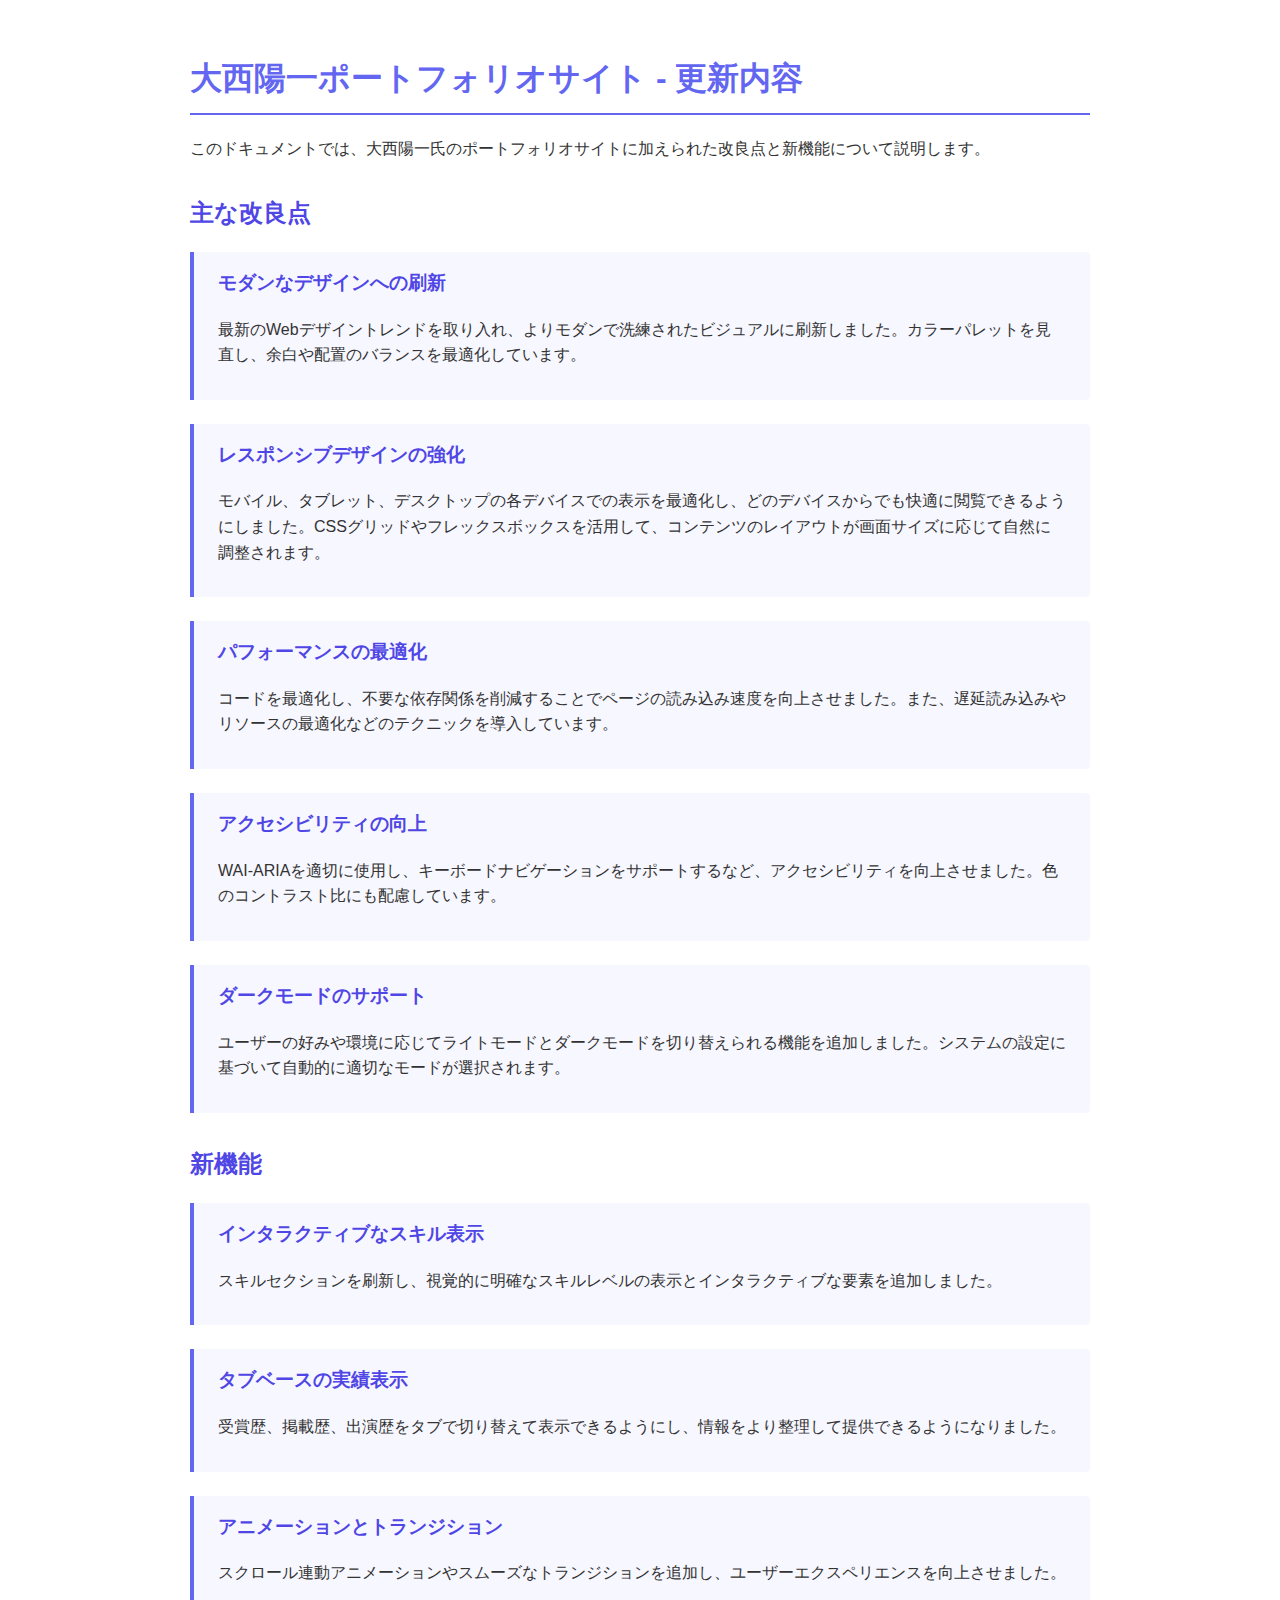
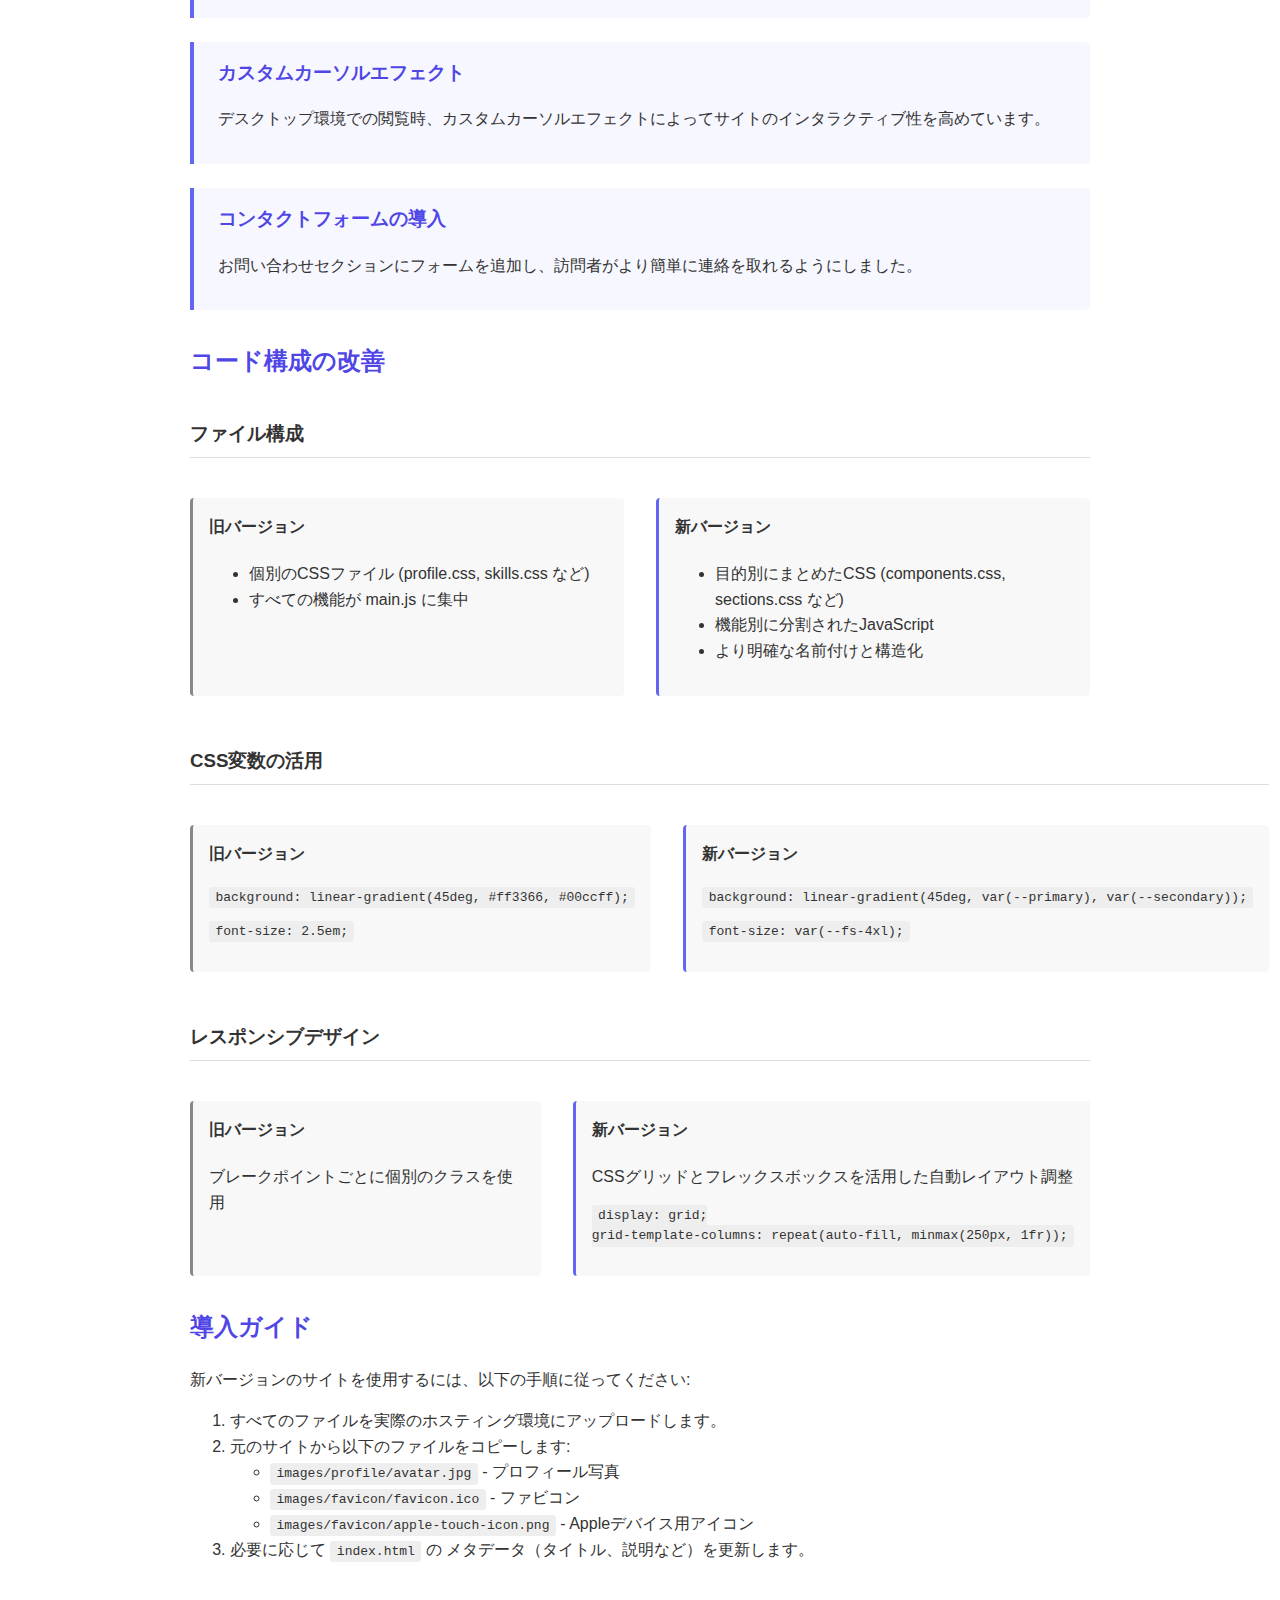
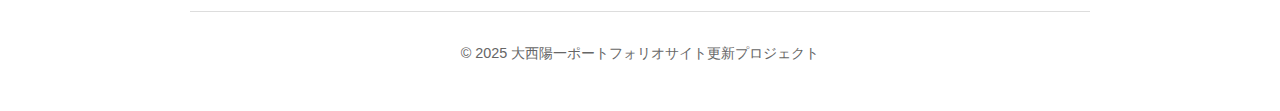
<file: UPDATES.html>
<!DOCTYPE html>
<html lang="ja">
<head>
    <meta charset="UTF-8">
    <meta name="viewport" content="width=device-width, initial-scale=1.0">
    <title>大西陽一ポートフォリオ - 更新内容</title>
    <!-- ファビコン -->
    <link rel="icon" href="data:image/svg+xml,<svg xmlns='http://www.w3.org/2000/svg' viewBox='0 0 100 100'><rect width='100' height='100' rx='20' fill='%231a1a1a'/><defs><linearGradient id='grad' x1='0%' y1='0%' x2='100%' y2='100%'><stop offset='0%' stop-color='%23ff3366'/><stop offset='100%' stop-color='%2300ccff'/></linearGradient></defs><g transform='translate(50,50)' text-anchor='middle' dominant-baseline='central'><text font-family='Arial, sans-serif' font-weight='bold' font-size='55' fill='url(%23grad)'>YO</text></g></svg>">
    <link rel="apple-touch-icon" href="images/favicon/apple-touch-icon.png">
    <link rel="shortcut icon" href="images/favicon/favicon.ico" type="image/x-icon">
    <style>
        body {
            font-family: 'Inter', 'Noto Sans JP', -apple-system, BlinkMacSystemFont, sans-serif;
            line-height: 1.6;
            color: #333;
            max-width: 900px;
            margin: 0 auto;
            padding: 2rem;
        }
        
        h1 {
            color: #6366f1;
            border-bottom: 2px solid #6366f1;
            padding-bottom: 0.5rem;
        }
        
        h2 {
            color: #4f46e5;
            margin-top: 2rem;
        }
        
        .feature {
            background: #f7f7ff;
            border-left: 4px solid #6366f1;
            padding: 1rem 1.5rem;
            margin-bottom: 1.5rem;
            border-radius: 0 4px 4px 0;
        }
        
        .feature h3 {
            margin-top: 0;
            color: #4f46e5;
        }
        
        .comparison {
            display: grid;
            grid-template-columns: 1fr 1fr;
            gap: 2rem;
            margin-bottom: 2rem;
        }
        
        .comparison h3 {
            grid-column: span 2;
            margin-bottom: 0.5rem;
            border-bottom: 1px solid #ddd;
            padding-bottom: 0.5rem;
        }
        
        .old, .new {
            background: #f8f8f8;
            padding: 1rem;
            border-radius: 4px;
        }
        
        .old h4, .new h4 {
            margin-top: 0;
        }
        
        .old {
            border-left: 3px solid #888;
        }
        
        .new {
            border-left: 3px solid #6366f1;
        }
        
        code {
            background: #eee;
            padding: 0.2rem 0.4rem;
            border-radius: 3px;
            font-family: monospace;
        }
        
        footer {
            margin-top: 3rem;
            padding-top: 1rem;
            border-top: 1px solid #ddd;
            text-align: center;
            font-size: 0.9rem;
            color: #666;
        }
        
        @media (max-width: 768px) {
            .comparison {
                grid-template-columns: 1fr;
            }
            
            .comparison h3 {
                grid-column: span 1;
            }
        }
    </style>
</head>
<body>
    <h1>大西陽一ポートフォリオサイト - 更新内容</h1>
    
    <p>このドキュメントでは、大西陽一氏のポートフォリオサイトに加えられた改良点と新機能について説明します。</p>
    
    <h2>主な改良点</h2>
    
    <div class="feature">
        <h3>モダンなデザインへの刷新</h3>
        <p>最新のWebデザイントレンドを取り入れ、よりモダンで洗練されたビジュアルに刷新しました。カラーパレットを見直し、余白や配置のバランスを最適化しています。</p>
    </div>
    
    <div class="feature">
        <h3>レスポンシブデザインの強化</h3>
        <p>モバイル、タブレット、デスクトップの各デバイスでの表示を最適化し、どのデバイスからでも快適に閲覧できるようにしました。CSSグリッドやフレックスボックスを活用して、コンテンツのレイアウトが画面サイズに応じて自然に調整されます。</p>
    </div>
    
    <div class="feature">
        <h3>パフォーマンスの最適化</h3>
        <p>コードを最適化し、不要な依存関係を削減することでページの読み込み速度を向上させました。また、遅延読み込みやリソースの最適化などのテクニックを導入しています。</p>
    </div>
    
    <div class="feature">
        <h3>アクセシビリティの向上</h3>
        <p>WAI-ARIAを適切に使用し、キーボードナビゲーションをサポートするなど、アクセシビリティを向上させました。色のコントラスト比にも配慮しています。</p>
    </div>
    
    <div class="feature">
        <h3>ダークモードのサポート</h3>
        <p>ユーザーの好みや環境に応じてライトモードとダークモードを切り替えられる機能を追加しました。システムの設定に基づいて自動的に適切なモードが選択されます。</p>
    </div>
    
    <h2>新機能</h2>
    
    <div class="feature">
        <h3>インタラクティブなスキル表示</h3>
        <p>スキルセクションを刷新し、視覚的に明確なスキルレベルの表示とインタラクティブな要素を追加しました。</p>
    </div>
    
    <div class="feature">
        <h3>タブベースの実績表示</h3>
        <p>受賞歴、掲載歴、出演歴をタブで切り替えて表示できるようにし、情報をより整理して提供できるようになりました。</p>
    </div>
    
    <div class="feature">
        <h3>アニメーションとトランジション</h3>
        <p>スクロール連動アニメーションやスムーズなトランジションを追加し、ユーザーエクスペリエンスを向上させました。</p>
    </div>
    
    <div class="feature">
        <h3>カスタムカーソルエフェクト</h3>
        <p>デスクトップ環境での閲覧時、カスタムカーソルエフェクトによってサイトのインタラクティブ性を高めています。</p>
    </div>
    
    <div class="feature">
        <h3>コンタクトフォームの導入</h3>
        <p>お問い合わせセクションにフォームを追加し、訪問者がより簡単に連絡を取れるようにしました。</p>
    </div>
    
    <h2>コード構成の改善</h2>
    
    <div class="comparison">
        <h3>ファイル構成</h3>
        <div class="old">
            <h4>旧バージョン</h4>
            <ul>
                <li>個別のCSSファイル (profile.css, skills.css など)</li>
                <li>すべての機能が main.js に集中</li>
            </ul>
        </div>
        <div class="new">
            <h4>新バージョン</h4>
            <ul>
                <li>目的別にまとめたCSS (components.css, sections.css など)</li>
                <li>機能別に分割されたJavaScript</li>
                <li>より明確な名前付けと構造化</li>
            </ul>
        </div>
    </div>
    
    <div class="comparison">
        <h3>CSS変数の活用</h3>
        <div class="old">
            <h4>旧バージョン</h4>
            <pre><code>background: linear-gradient(45deg, #ff3366, #00ccff);</code></pre>
            <pre><code>font-size: 2.5em;</code></pre>
        </div>
        <div class="new">
            <h4>新バージョン</h4>
            <pre><code>background: linear-gradient(45deg, var(--primary), var(--secondary));</code></pre>
            <pre><code>font-size: var(--fs-4xl);</code></pre>
        </div>
    </div>
    
    <div class="comparison">
        <h3>レスポンシブデザイン</h3>
        <div class="old">
            <h4>旧バージョン</h4>
            <p>ブレークポイントごとに個別のクラスを使用</p>
        </div>
        <div class="new">
            <h4>新バージョン</h4>
            <p>CSSグリッドとフレックスボックスを活用した自動レイアウト調整</p>
            <pre><code>display: grid;
grid-template-columns: repeat(auto-fill, minmax(250px, 1fr));</code></pre>
        </div>
    </div>
    
    <h2>導入ガイド</h2>
    
    <p>新バージョンのサイトを使用するには、以下の手順に従ってください:</p>
    
    <ol>
        <li>すべてのファイルを実際のホスティング環境にアップロードします。</li>
        <li>元のサイトから以下のファイルをコピーします:
            <ul>
                <li><code>images/profile/avatar.jpg</code> - プロフィール写真</li>
                <li><code>images/favicon/favicon.ico</code> - ファビコン</li>
                <li><code>images/favicon/apple-touch-icon.png</code> - Appleデバイス用アイコン</li>
            </ul>
        </li>
        <li>必要に応じて <code>index.html</code> の メタデータ（タイトル、説明など）を更新します。</li>
    </ol>
    
    <footer>
        <p>© 2025 大西陽一ポートフォリオサイト更新プロジェクト</p>
    </footer>
</body>
</html>
</file>
